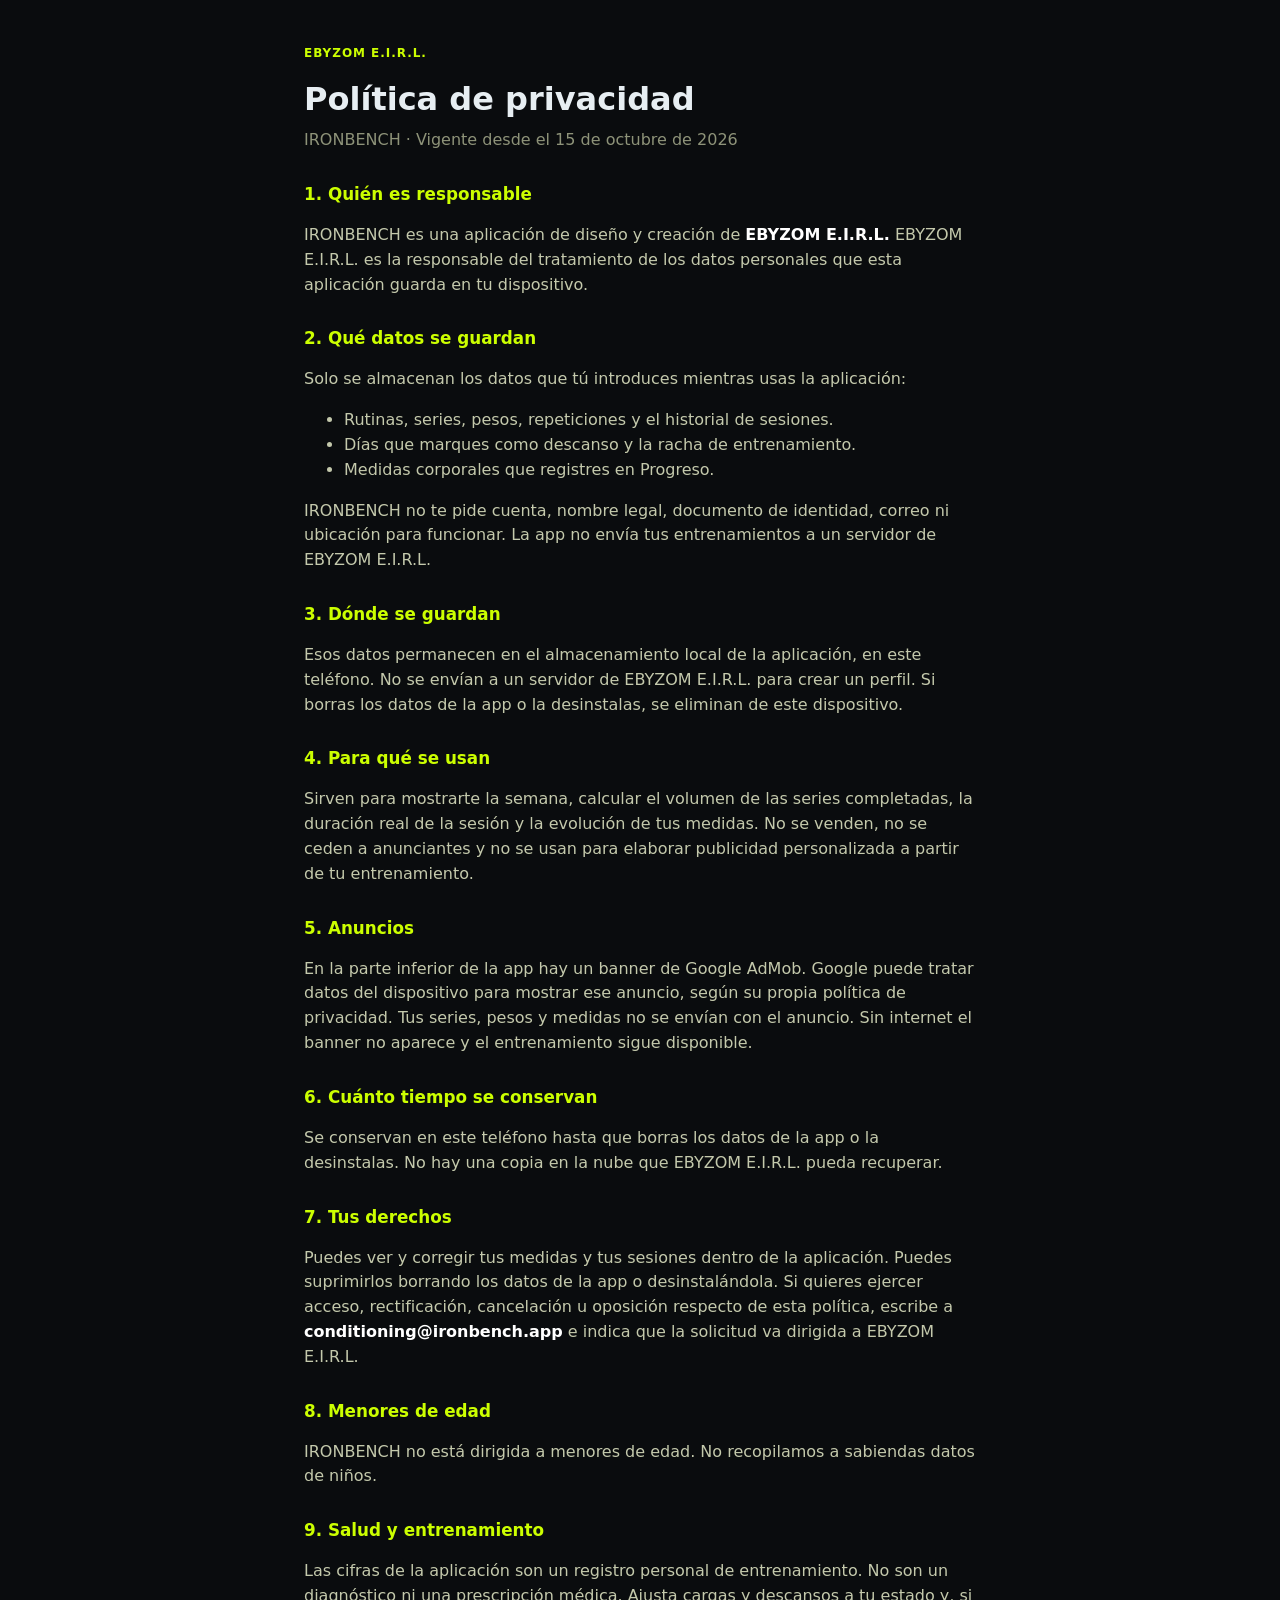
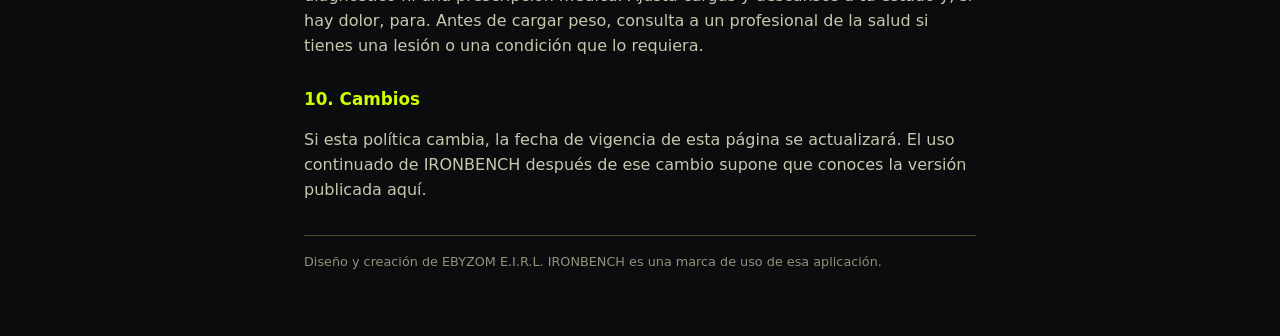
<file: Android/publicacion/politica-de-privacidad.html>
<!DOCTYPE html>
<html lang="es">
<head>
  <meta charset="utf-8">
  <meta name="viewport" content="width=device-width, initial-scale=1">
  <title>Política de privacidad · IRONBENCH</title>
  <style>
    body { margin: 0; background: #0A0C0E; color: #E7EEF2; font-family: system-ui, sans-serif; line-height: 1.55; }
    main { max-width: 42rem; margin: 0 auto; padding: 2rem 1.25rem 4rem; }
    p.brand { color: #CCFF00; font-size: 0.75rem; font-weight: 700; letter-spacing: 0.08em; text-transform: uppercase; }
    h1 { font-size: 2rem; margin: 0.25rem 0; }
    .date { color: #8E9379; margin-top: 0; }
    h2 { font-size: 1.05rem; margin: 1.75rem 0 0.4rem; color: #CCFF00; }
    p, li { color: #C4C9AC; }
    strong { color: #ffffff; }
    footer { margin-top: 2rem; padding-top: 1rem; border-top: 1px solid #444933; font-size: 0.8rem; color: #8E9379; }
  </style>
</head>
<body>
  <main>
    <p class="brand">EBYZOM E.I.R.L.</p>
    <h1>Política de privacidad</h1>
    <p class="date">IRONBENCH · Vigente desde el 15 de octubre de 2026</p>

    <h2>1. Quién es responsable</h2>
    <p>IRONBENCH es una aplicación de diseño y creación de <strong>EBYZOM E.I.R.L.</strong> EBYZOM E.I.R.L. es la responsable del tratamiento de los datos personales que esta aplicación guarda en tu dispositivo.</p>

    <h2>2. Qué datos se guardan</h2>
    <p>Solo se almacenan los datos que tú introduces mientras usas la aplicación:</p>
    <ul>
      <li>Rutinas, series, pesos, repeticiones y el historial de sesiones.</li>
      <li>Días que marques como descanso y la racha de entrenamiento.</li>
      <li>Medidas corporales que registres en Progreso.</li>
    </ul>
    <p>IRONBENCH no te pide cuenta, nombre legal, documento de identidad, correo ni ubicación para funcionar. La app no envía tus entrenamientos a un servidor de EBYZOM E.I.R.L.</p>

    <h2>3. Dónde se guardan</h2>
    <p>Esos datos permanecen en el almacenamiento local de la aplicación, en este teléfono. No se envían a un servidor de EBYZOM E.I.R.L. para crear un perfil. Si borras los datos de la app o la desinstalas, se eliminan de este dispositivo.</p>

    <h2>4. Para qué se usan</h2>
    <p>Sirven para mostrarte la semana, calcular el volumen de las series completadas, la duración real de la sesión y la evolución de tus medidas. No se venden, no se ceden a anunciantes y no se usan para elaborar publicidad personalizada a partir de tu entrenamiento.</p>

    <h2>5. Anuncios</h2>
    <p>En la parte inferior de la app hay un banner de Google AdMob. Google puede tratar datos del dispositivo para mostrar ese anuncio, según su propia política de privacidad. Tus series, pesos y medidas no se envían con el anuncio. Sin internet el banner no aparece y el entrenamiento sigue disponible.</p>

    <h2>6. Cuánto tiempo se conservan</h2>
    <p>Se conservan en este teléfono hasta que borras los datos de la app o la desinstalas. No hay una copia en la nube que EBYZOM E.I.R.L. pueda recuperar.</p>

    <h2>7. Tus derechos</h2>
    <p>Puedes ver y corregir tus medidas y tus sesiones dentro de la aplicación. Puedes suprimirlos borrando los datos de la app o desinstalándola. Si quieres ejercer acceso, rectificación, cancelación u oposición respecto de esta política, escribe a <strong>conditioning@ironbench.app</strong> e indica que la solicitud va dirigida a EBYZOM E.I.R.L.</p>

    <h2>8. Menores de edad</h2>
    <p>IRONBENCH no está dirigida a menores de edad. No recopilamos a sabiendas datos de niños.</p>

    <h2>9. Salud y entrenamiento</h2>
    <p>Las cifras de la aplicación son un registro personal de entrenamiento. No son un diagnóstico ni una prescripción médica. Ajusta cargas y descansos a tu estado y, si hay dolor, para. Antes de cargar peso, consulta a un profesional de la salud si tienes una lesión o una condición que lo requiera.</p>

    <h2>10. Cambios</h2>
    <p>Si esta política cambia, la fecha de vigencia de esta página se actualizará. El uso continuado de IRONBENCH después de ese cambio supone que conoces la versión publicada aquí.</p>

    <footer>Diseño y creación de EBYZOM E.I.R.L. IRONBENCH es una marca de uso de esa aplicación.</footer>
  </main>
</body>
</html>
</file>
